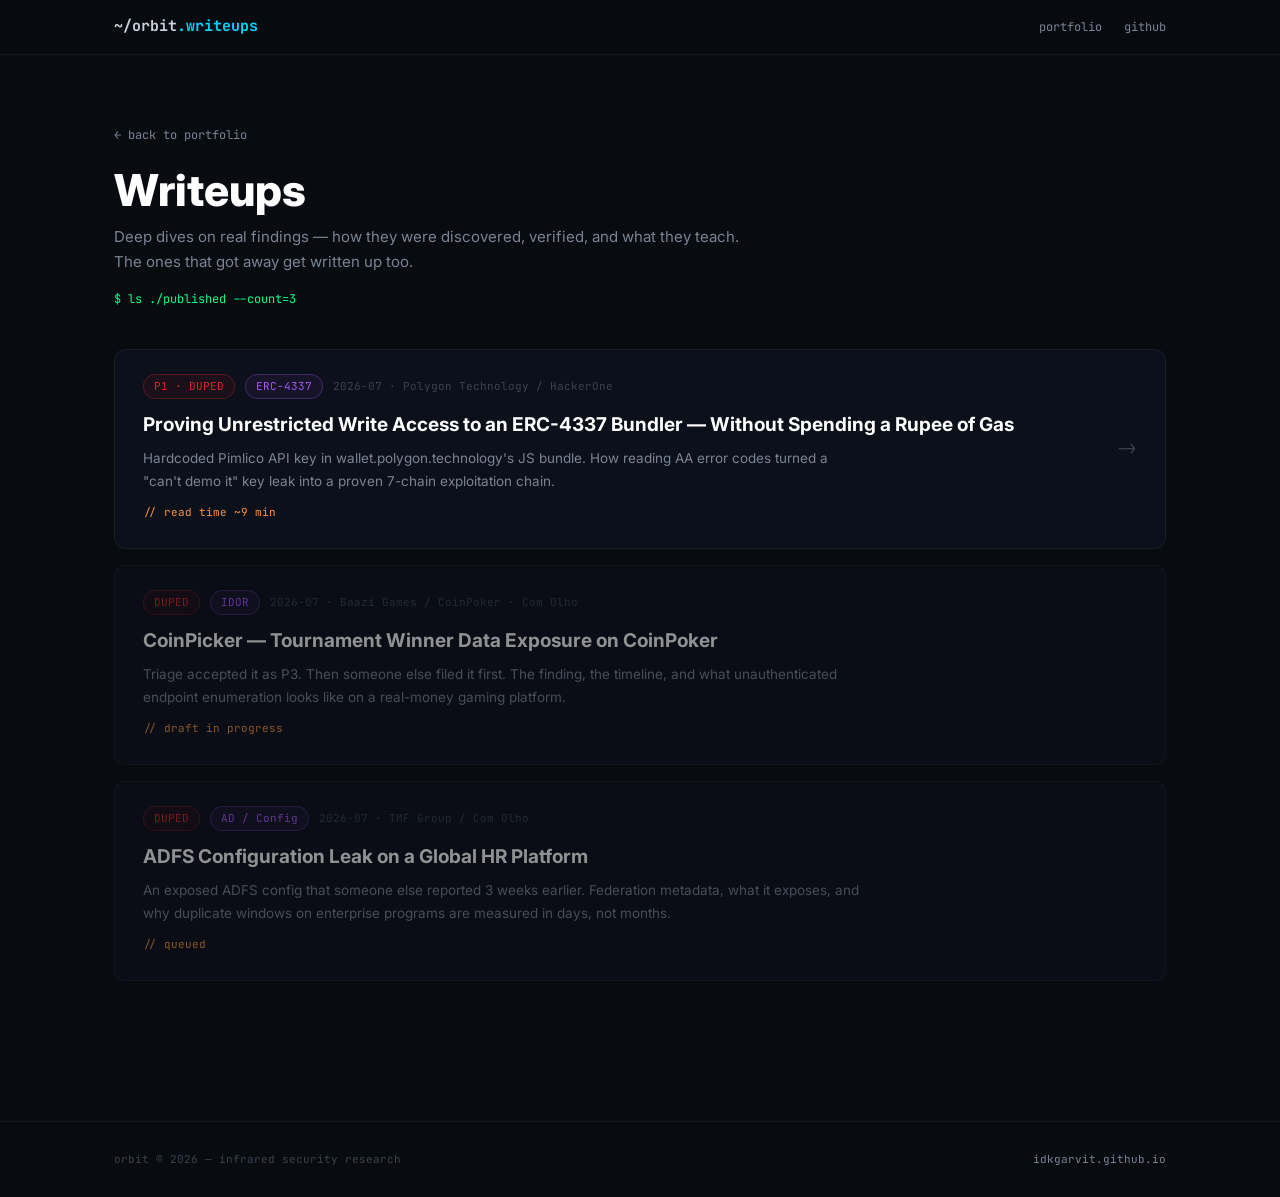
<file: writeups/index.html>
<!DOCTYPE html>
<html lang="en">
<head>
<meta charset="UTF-8">
<meta name="viewport" content="width=device-width, initial-scale=1.0">
<title>Writeups — Orbit</title>
<meta name="description" content="Security research writeups by Orbit — bug bounty, blockchain security, IoT.">
<link rel="preconnect" href="https://fonts.googleapis.com">
<link href="https://fonts.googleapis.com/css2?family=JetBrains+Mono:wght@400;500;700&family=Inter:wght@400;600;800&display=swap" rel="stylesheet">
<style>
:root{
  --bg:#080b10; --bg2:#0c101a; --bg3:#111726;
  --fg:#c8d0dc; --fg-m:#7a8494; --fg-d:#3a4250;
  --cyan:#00d4ff; --cyan-g:rgba(0,212,255,.08);
  --crimson:#dc2626; --purple:#a855f7; --green:#00ff88; --orange:#fb923c;
}
*{margin:0;padding:0;box-sizing:border-box}
html{background:var(--bg);scroll-behavior:smooth}
body{font-family:'Inter',sans-serif;background:var(--bg);color:var(--fg);line-height:1.7;overflow-x:hidden}
::selection{background:var(--cyan);color:var(--bg)}
::-webkit-scrollbar{width:3px}
::-webkit-scrollbar-track{background:var(--bg)}
::-webkit-scrollbar-thumb{background:linear-gradient(180deg,var(--crimson),var(--cyan));border-radius:2px}
a{color:var(--cyan);text-decoration:none}

/* nav */
.nav{position:fixed;top:0;left:0;right:0;z-index:100;background:rgba(8,11,16,.85);backdrop-filter:blur(12px);border-bottom:1px solid rgba(255,255,255,.05)}
.nav .inner{max-width:1100px;margin:0 auto;padding:14px 24px;display:flex;justify-content:space-between;align-items:center}
.logo{font-family:'JetBrains Mono',monospace;font-weight:700;color:var(--fg);font-size:15px}
.logo span{color:var(--cyan)}
.nav-links{display:flex;gap:22px;font-family:'JetBrains Mono',monospace;font-size:12px}
.nav-links a{color:var(--fg-m)}
.nav-links a:hover{color:var(--cyan)}

/* header */
.wrap{max-width:1100px;margin:0 auto;padding:120px 24px 60px}
.back{font-family:'JetBrains Mono',monospace;font-size:12px;color:var(--fg-m)}
.back:hover{color:var(--cyan)}
h1.page-title{font-size:clamp(28px,5vw,44px);font-weight:800;color:#fff;margin:18px 0 8px;line-height:1.15}
.page-sub{color:var(--fg-m);font-size:15px;max-width:640px}
.count-line{font-family:'JetBrains Mono',monospace;font-size:12px;color:var(--green);margin-top:14px}

/* cards */
.w-list{margin-top:40px;display:flex;flex-direction:column;gap:16px}
.w-card{display:block;background:var(--bg2);border:1px solid rgba(255,255,255,.06);border-radius:12px;padding:24px 28px;transition:border-color .2s,transform .2s,background .2s;position:relative;overflow:hidden}
.w-card:hover{border-color:rgba(0,212,255,.35);transform:translateY(-2px);background:var(--bg3)}
.w-card.soon{opacity:.55;cursor:not-allowed}
.w-card.soon:hover{transform:none;border-color:rgba(255,255,255,.06);background:var(--bg2)}
.w-meta{display:flex;gap:10px;align-items:center;font-family:'JetBrains Mono',monospace;font-size:11px;margin-bottom:10px}
.tag{padding:2px 10px;border-radius:20px;border:1px solid}
.t-crit{color:var(--crimson);border-color:rgba(220,38,38,.3);background:rgba(220,38,38,.07)}
.t-web3{color:var(--purple);border-color:rgba(168,85,247,.3);background:rgba(168,85,247,.07)}
.t-date{color:var(--fg-d)}
.w-card h3{color:#fff;font-size:19px;font-weight:700;margin-bottom:6px}
.w-card p{color:var(--fg-m);font-size:13.5px;max-width:720px}
.w-arrow{position:absolute;right:28px;top:50%;transform:translateY(-50%);font-family:'JetBrains Mono',monospace;color:var(--fg-d);transition:.2s}
.w-card:hover .w-arrow{color:var(--cyan);right:22px}
.w-stat{display:inline-block;font-family:'JetBrains Mono',monospace;font-size:11px;color:var(--orange);margin-top:10px}

footer{border-top:1px solid rgba(255,255,255,.05);margin-top:80px}
footer .inner{max-width:1100px;margin:0 auto;padding:28px 24px;font-family:'JetBrains Mono',monospace;font-size:11px;color:var(--fg-d);display:flex;justify-content:space-between}
footer a{color:var(--fg-m)}
</style>
</head>
<body>

<nav class="nav">
  <div class="inner">
    <a class="logo" href="/">~/orbit<span>.writeups</span></a>
    <div class="nav-links">
      <a href="/">portfolio</a>
      <a href="https://github.com/idkgarvit" target="_blank">github</a>
    </div>
  </div>
</nav>

<div class="wrap">
  <a class="back" href="/">&larr; back to portfolio</a>
  <h1 class="page-title">Writeups</h1>
  <p class="page-sub">Deep dives on real findings — how they were discovered, verified, and what they teach. The ones that got away get written up too.</p>
  <div class="count-line">$ ls ./published --count=<span id="wc">3</span></div>

  <div class="w-list">

    <a class="w-card" href="/writeups/pimlico-erc4337-bundler-key.html">
      <div class="w-meta">
        <span class="tag t-crit">P1 · DUPED</span>
        <span class="tag t-web3">ERC-4337</span>
        <span class="t-date">2026-07 · Polygon Technology / HackerOne</span>
      </div>
      <h3>Proving Unrestricted Write Access to an ERC-4337 Bundler — Without Spending a Rupee of Gas</h3>
      <p>Hardcoded Pimlico API key in wallet.polygon.technology's JS bundle. How reading AA error codes turned a "can't demo it" key leak into a proven 7-chain exploitation chain.</p>
      <span class="w-stat">// read time ~9 min</span>
      <span class="w-arrow">-&gt;</span>
    </a>

    <div class="w-card soon">
      <div class="w-meta">
        <span class="tag t-crit">DUPED</span>
        <span class="tag t-web3">IDOR</span>
        <span class="t-date">2026-07 · Baazi Games / CoinPoker · Com Olho</span>
      </div>
      <h3>CoinPicker — Tournament Winner Data Exposure on CoinPoker</h3>
      <p>Triage accepted it as P3. Then someone else filed it first. The finding, the timeline, and what unauthenticated endpoint enumeration looks like on a real-money gaming platform.</p>
      <span class="w-stat">// draft in progress</span>
    </div>

    <div class="w-card soon">
      <div class="w-meta">
        <span class="tag t-crit">DUPED</span>
        <span class="tag t-web3">AD / Config</span>
        <span class="t-date">2026-07 · TMF Group / Com Olho</span>
      </div>
      <h3>ADFS Configuration Leak on a Global HR Platform</h3>
      <p>An exposed ADFS config that someone else reported 3 weeks earlier. Federation metadata, what it exposes, and why duplicate windows on enterprise programs are measured in days, not months.</p>
      <span class="w-stat">// queued</span>
    </div>

  </div>
</div>

<footer>
  <div class="inner">
    <span>orbit &copy; 2026 — infrared security research</span>
    <a href="/">idkgarvit.github.io</a>
  </div>
</footer>

</body>
</html>
</file>
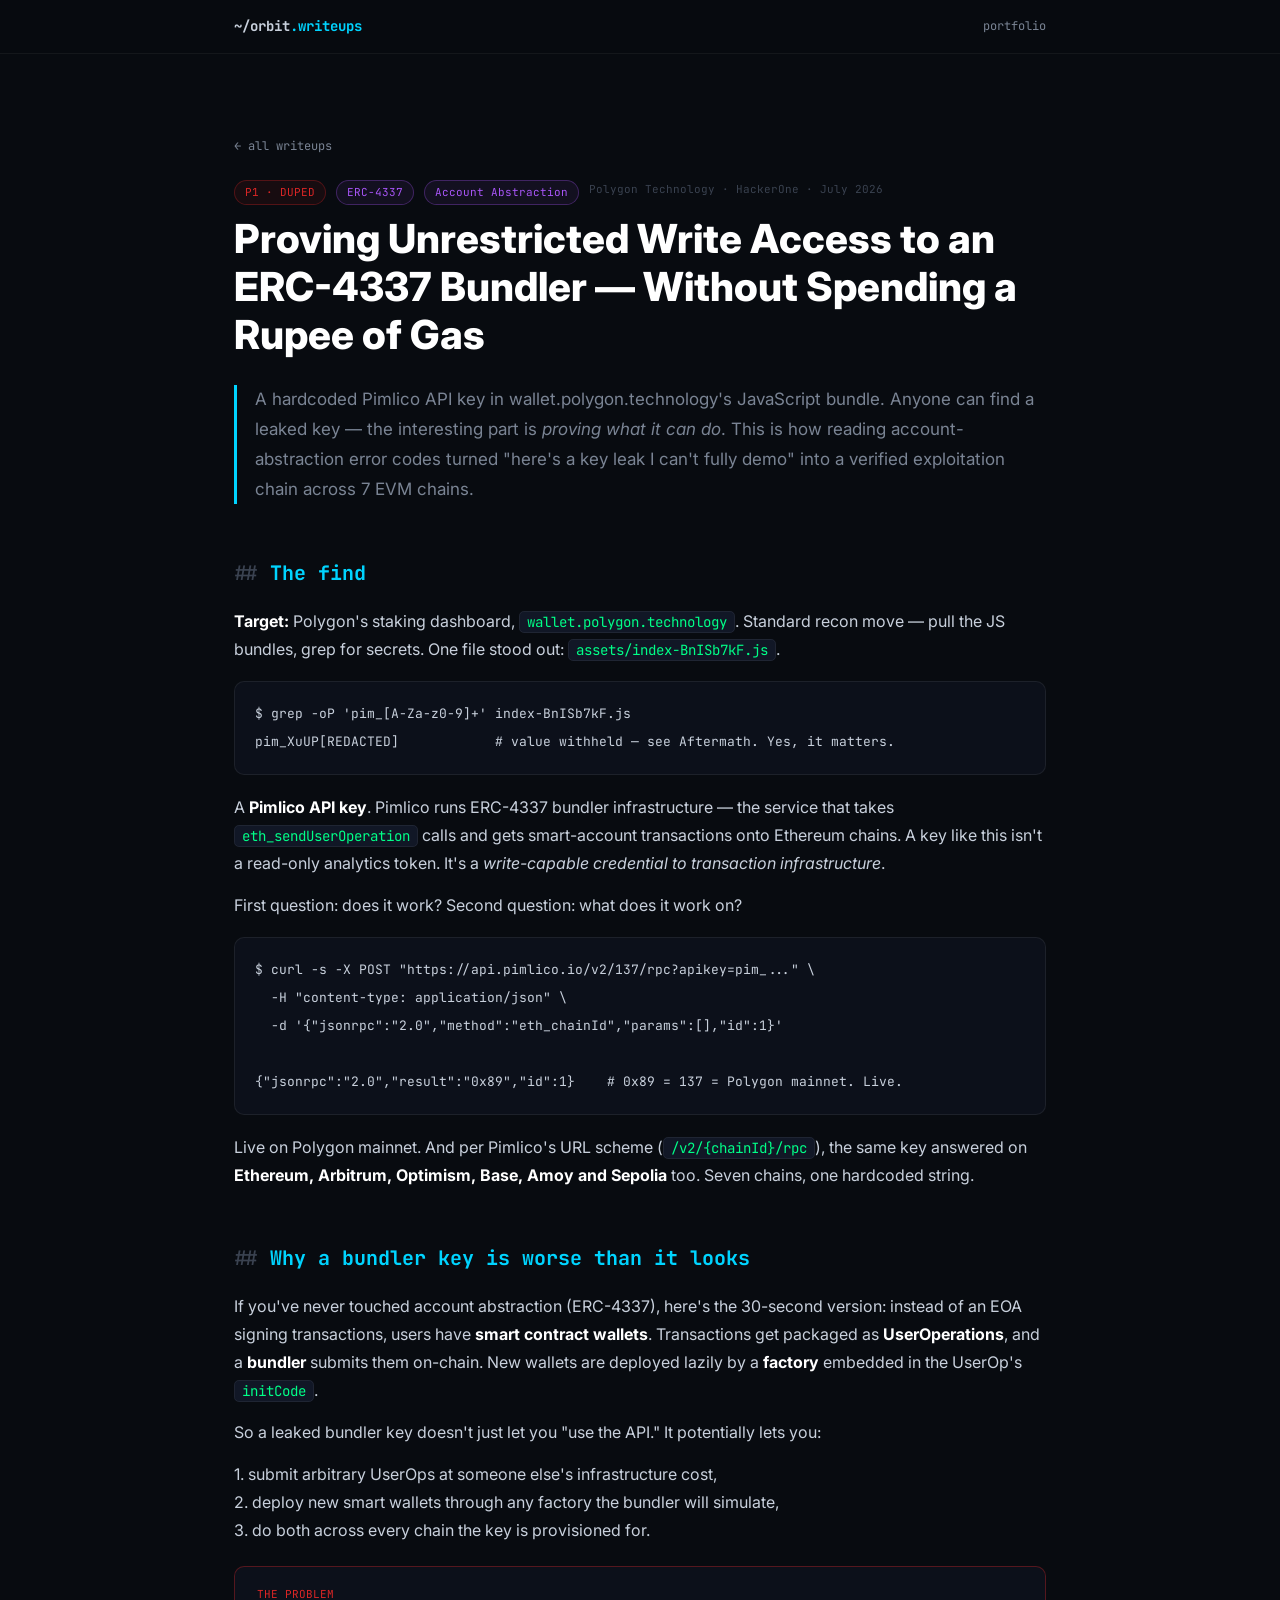
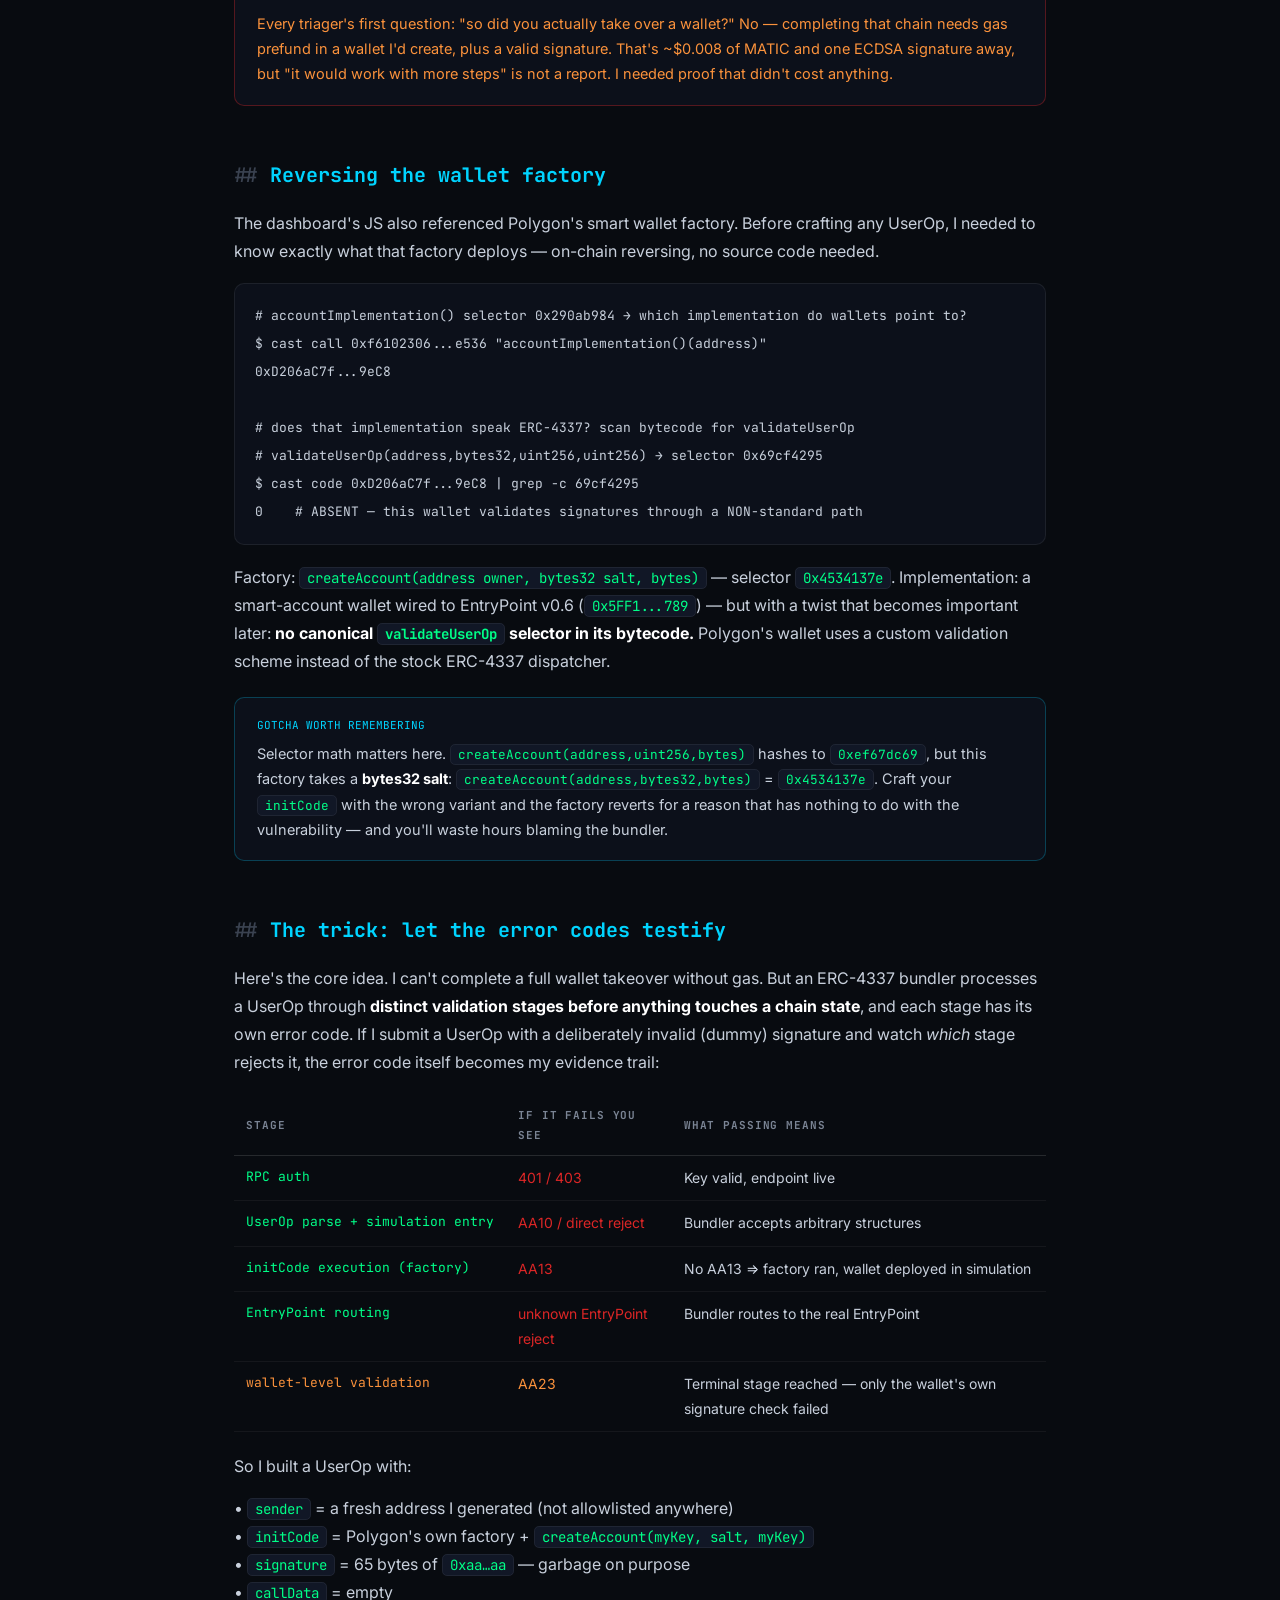
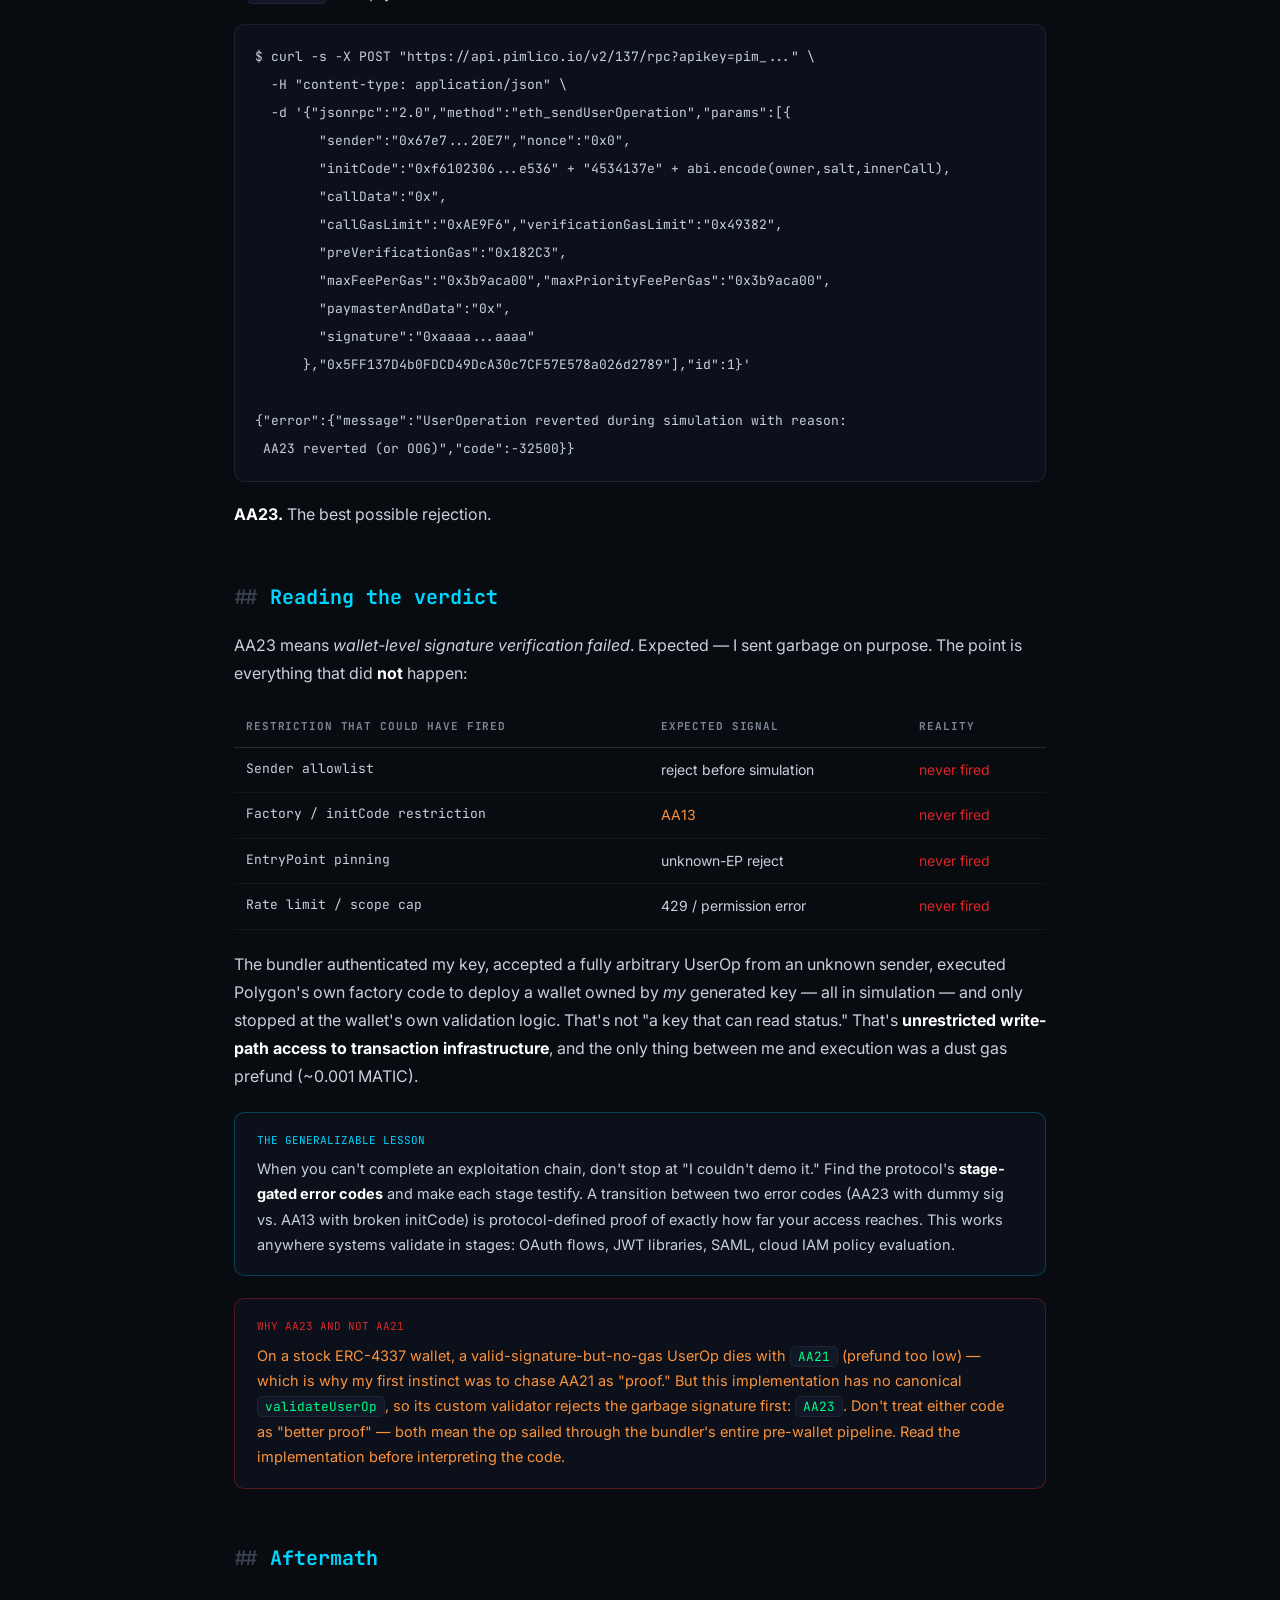
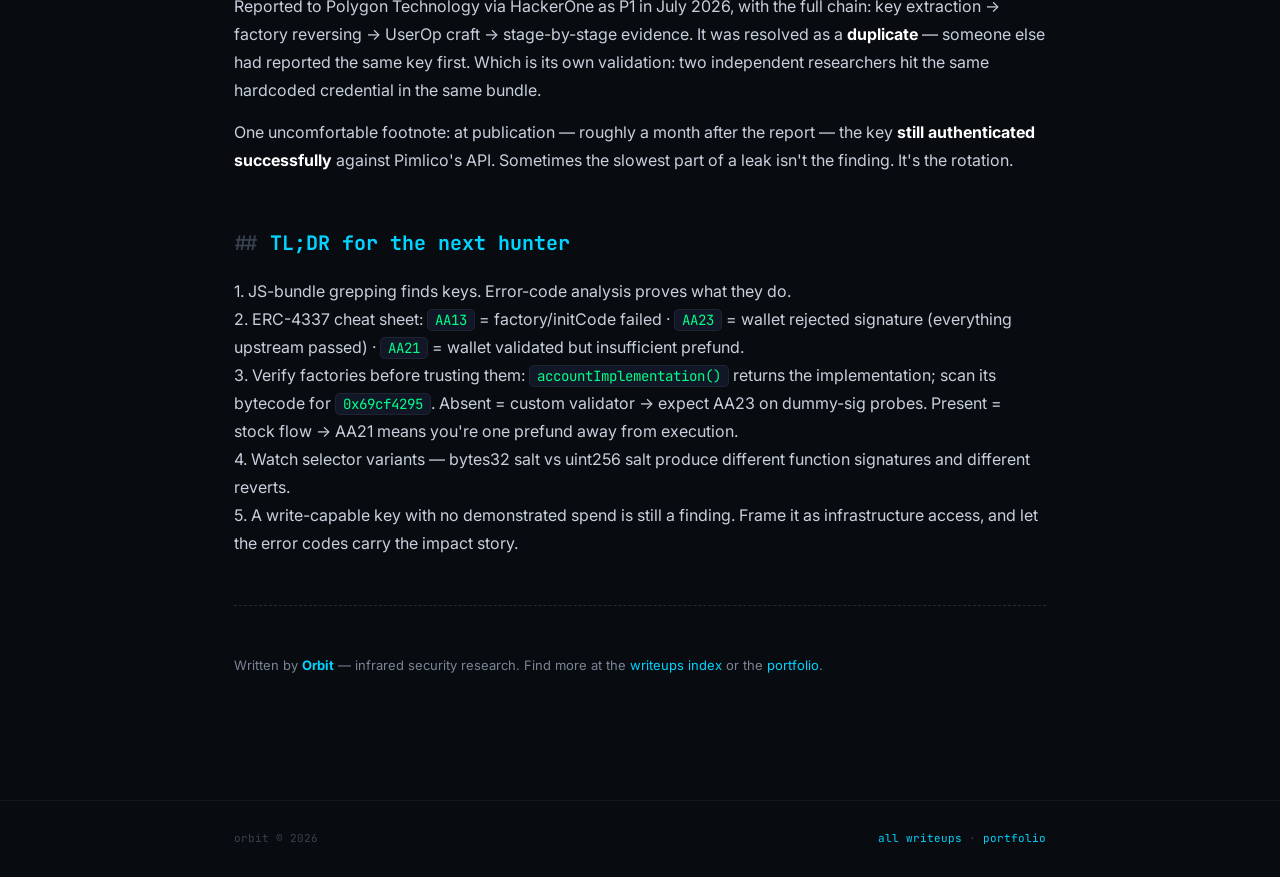
<file: writeups/pimlico-erc4337-bundler-key.html>
<!DOCTYPE html>
<html lang="en">
<head>
<meta charset="UTF-8">
<meta name="viewport" content="width=device-width, initial-scale=1.0">
<title>Proving Unrestricted Write Access to an ERC-4337 Bundler — Orbit</title>
<meta name="description" content="How a hardcoded Pimlico API key in wallet.polygon.technology's JS bundle became a proven 7-chain ERC-4337 exploitation chain — without spending gas.">
<link rel="preconnect" href="https://fonts.googleapis.com">
<link href="https://fonts.googleapis.com/css2?family=JetBrains+Mono:wght@400;500;700&family=Inter:wght@400;600;800&display=swap" rel="stylesheet">
<style>
:root{
  --bg:#080b10; --bg2:#0c101a; --bg3:#111726;
  --fg:#c8d0dc; --fg-m:#7a8494; --fg-d:#3a4250;
  --cyan:#00d4ff; --crimson:#dc2626; --purple:#a855f7; --green:#00ff88; --orange:#fb923c;
}
*{margin:0;padding:0;box-sizing:border-box}
html{background:var(--bg);scroll-behavior:smooth}
body{font-family:'Inter',sans-serif;background:var(--bg);color:var(--fg);line-height:1.75;font-size:16px}
::selection{background:var(--cyan);color:var(--bg)}
::-webkit-scrollbar{width:3px}
::-webkit-scrollbar-track{background:var(--bg)}
::-webkit-scrollbar-thumb{background:linear-gradient(180deg,var(--crimson),var(--cyan))}
a{color:var(--cyan);text-decoration:none}
.nav{position:fixed;top:0;left:0;right:0;z-index:100;background:rgba(8,11,16,.85);backdrop-filter:blur(12px);border-bottom:1px solid rgba(255,255,255,.05)}
.nav .inner{max-width:860px;margin:0 auto;padding:14px 24px;display:flex;justify-content:space-between;align-items:center}
.logo{font-family:'JetBrains Mono',monospace;font-weight:700;color:var(--fg);font-size:14px}
.logo span{color:var(--cyan)}
.nav-links{font-family:'JetBrains Mono',monospace;font-size:12px}
.nav-links a{color:var(--fg-m)}
.nav-links a:hover{color:var(--cyan)}
.wrap{max-width:860px;margin:0 auto;padding:130px 24px 40px}
.back{font-family:'JetBrains Mono',monospace;font-size:12px;color:var(--fg-m)}
.back:hover{color:var(--cyan)}
.meta-row{display:flex;gap:10px;flex-wrap:wrap;margin:22px 0 10px;font-family:'JetBrains Mono',monospace;font-size:11px}
.tag{padding:2px 10px;border-radius:20px;border:1px solid}
.t-crit{color:var(--crimson);border-color:rgba(220,38,38,.3);background:rgba(220,38,38,.07)}
.t-web3{color:var(--purple);border-color:rgba(168,85,247,.3);background:rgba(168,85,247,.07)}
.t-date{color:var(--fg-d)}
h1.title{font-size:clamp(26px,4.5vw,40px);font-weight:800;color:#fff;line-height:1.2;margin-bottom:14px}
.standfirst{color:var(--fg-m);font-size:17px;border-left:3px solid var(--cyan);padding-left:18px;margin:26px 0}
h2{font-family:'JetBrains Mono',monospace;color:var(--cyan);font-size:20px;margin:52px 0 16px;font-weight:700}
h2::before{content:"## ";color:var(--fg-d)}
h3{color:#fff;font-size:16px;margin:32px 0 10px;font-weight:600}
p{margin:14px 0;color:var(--fg)}
strong{color:#fff}
code{font-family:'JetBrains Mono',monospace;font-size:.88em;background:var(--bg3);border:1px solid rgba(255,255,255,.06);border-radius:5px;padding:1px 7px;color:var(--green)}
pre{background:var(--bg2);border:1px solid rgba(255,255,255,.07);border-radius:10px;padding:18px 20px;overflow-x:auto;margin:18px 0}
pre code{background:none;border:none;padding:0;color:var(--fg);font-size:13px;line-height:1.65}
.callout{background:var(--bg2);border:1px solid rgba(0,212,255,.25);border-radius:10px;padding:18px 22px;margin:22px 0;font-size:14.5px}
.callout.warn{border-color:rgba(220,38,38,.35)}
.callout .cl-t{font-family:'JetBrains Mono',monospace;font-size:11px;color:var(--cyan);display:block;margin-bottom:6px}
.callout.warn .cl-t{color:var(--crimson)}
table{width:100%;border-collapse:collapse;margin:20px 0;font-size:14px}
th{font-family:'JetBrains Mono',monospace;font-size:11px;text-transform:uppercase;letter-spacing:.08em;color:var(--fg-m);text-align:left;padding:10px 12px;border-bottom:1px solid rgba(255,255,255,.12)}
td{padding:10px 12px;border-bottom:1px solid rgba(255,255,255,.05);vertical-align:top}
td:first-child{white-space:nowrap;font-family:'JetBrains Mono',monospace;font-size:13px}
.ok{color:var(--green)} .bad{color:var(--crimson)} .warn{color:var(--orange)}
.hr{border:none;border-top:1px dashed rgba(255,255,255,.12);margin:48px 0}
footer{border-top:1px solid rgba(255,255,255,.05);margin-top:70px}
footer .inner{max-width:860px;margin:0 auto;padding:28px 24px;font-family:'JetBrains Mono',monospace;font-size:11px;color:var(--fg-d);display:flex;justify-content:space-between}
</style>
</head>
<body>
<nav class="nav"><div class="inner">
<a class="logo" href="/writeups/">~/orbit<span>.writeups</span></a>
<div class="nav-links"><a href="/">portfolio</a></div>
</div></nav>

<div class="wrap">
<a class="back" href="/writeups/">&larr; all writeups</a>
<div class="meta-row">
<span class="tag t-crit">P1 · DUPED</span>
<span class="tag t-web3">ERC-4337</span>
<span class="tag t-web3">Account Abstraction</span>
<span class="t-date">Polygon Technology · HackerOne · July 2026</span>
</div>
<h1 class="title">Proving Unrestricted Write Access to an ERC-4337 Bundler — Without Spending a Rupee of Gas</h1>
<p class="standfirst">A hardcoded Pimlico API key in wallet.polygon.technology's JavaScript bundle. Anyone can find a leaked key — the interesting part is <em>proving what it can do</em>. This is how reading account-abstraction error codes turned "here's a key leak I can't fully demo" into a verified exploitation chain across 7 EVM chains.</p>
<h2>The find</h2>
<p><strong>Target:</strong> Polygon's staking dashboard, <code>wallet.polygon.technology</code>. Standard recon move — pull the JS bundles, grep for secrets. One file stood out: <code>assets/index-BnISb7kF.js</code>.</p>
<pre><code>$ grep -oP 'pim_[A-Za-z0-9]+' index-BnISb7kF.js
pim_XuUP[REDACTED]            # value withheld — see Aftermath. Yes, it matters.</code></pre>
<p>A <strong>Pimlico API key</strong>. Pimlico runs ERC-4337 bundler infrastructure — the service that takes <code>eth_sendUserOperation</code> calls and gets smart-account transactions onto Ethereum chains. A key like this isn't a read-only analytics token. It's a <em>write-capable credential to transaction infrastructure</em>.</p>
<p>First question: does it work? Second question: what does it work on?</p>
<pre><code>$ curl -s -X POST "https://api.pimlico.io/v2/137/rpc?apikey=pim_..." \
  -H "content-type: application/json" \
  -d '{"jsonrpc":"2.0","method":"eth_chainId","params":[],"id":1}'

{"jsonrpc":"2.0","result":"0x89","id":1}    # 0x89 = 137 = Polygon mainnet. Live.</code></pre>
<p>Live on Polygon mainnet. And per Pimlico's URL scheme (<code>/v2/{chainId}/rpc</code>), the same key answered on <strong>Ethereum, Arbitrum, Optimism, Base, Amoy and Sepolia</strong> too. Seven chains, one hardcoded string.</p>

<h2>Why a bundler key is worse than it looks</h2>
<p>If you've never touched account abstraction (ERC-4337), here's the 30-second version: instead of an EOA signing transactions, users have <strong>smart contract wallets</strong>. Transactions get packaged as <strong>UserOperations</strong>, and a <strong>bundler</strong> submits them on-chain. New wallets are deployed lazily by a <strong>factory</strong> embedded in the UserOp's <code>initCode</code>.</p>
<p>So a leaked bundler key doesn't just let you "use the API." It potentially lets you:</p>
<p>1. submit arbitrary UserOps at someone else's infrastructure cost,<br>
2. deploy new smart wallets through any factory the bundler will simulate,<br>
3. do both across every chain the key is provisioned for.</p>
<div class="callout warn"><span class="cl-t">THE PROBLEM</span>
Every triager's first question: "so did you actually take over a wallet?" No — completing that chain needs gas prefund in a wallet I'd create, plus a valid signature. That's ~$0.008 of MATIC and one ECDSA signature away, but "it would work with more steps" is not a report. I needed proof that didn't cost anything.</div>
<h2>Reversing the wallet factory</h2>
<p>The dashboard's JS also referenced Polygon's smart wallet factory. Before crafting any UserOp, I needed to know exactly what that factory deploys — on-chain reversing, no source code needed.</p>
<pre><code># accountImplementation() selector 0x290ab984 → which implementation do wallets point to?
$ cast call 0xf6102306...e536 "accountImplementation()(address)"
0xD206aC7f...9eC8

# does that implementation speak ERC-4337? scan bytecode for validateUserOp
# validateUserOp(address,bytes32,uint256,uint256) → selector 0x69cf4295
$ cast code 0xD206aC7f...9eC8 | grep -c 69cf4295
0    # ABSENT — this wallet validates signatures through a NON-standard path</code></pre>
<p>Factory: <code>createAccount(address owner, bytes32 salt, bytes)</code> — selector <code>0x4534137e</code>. Implementation: a smart-account wallet wired to EntryPoint v0.6 (<code>0x5FF1...789</code>) — but with a twist that becomes important later: <strong>no canonical <code>validateUserOp</code> selector in its bytecode.</strong> Polygon's wallet uses a custom validation scheme instead of the stock ERC-4337 dispatcher.</p>
<div class="callout"><span class="cl-t">GOTCHA WORTH REMEMBERING</span>
Selector math matters here. <code>createAccount(address,uint256,bytes)</code> hashes to <code>0xef67dc69</code>, but this factory takes a <strong>bytes32 salt</strong>: <code>createAccount(address,bytes32,bytes)</code> = <code>0x4534137e</code>. Craft your <code>initCode</code> with the wrong variant and the factory reverts for a reason that has nothing to do with the vulnerability — and you'll waste hours blaming the bundler.</div>

<h2>The trick: let the error codes testify</h2>
<p>Here's the core idea. I can't complete a full wallet takeover without gas. But an ERC-4337 bundler processes a UserOp through <strong>distinct validation stages before anything touches a chain state</strong>, and each stage has its own error code. If I submit a UserOp with a deliberately invalid (dummy) signature and watch <em>which</em> stage rejects it, the error code itself becomes my evidence trail:</p>
<table>
<tr><th>Stage</th><th>If it fails you see</th><th>What passing means</th></tr>
<tr><td class="ok">RPC auth</td><td class="bad">401 / 403</td><td>Key valid, endpoint live</td></tr>
<tr><td class="ok">UserOp parse + simulation entry</td><td class="bad">AA10 / direct reject</td><td>Bundler accepts arbitrary structures</td></tr>
<tr><td class="ok">initCode execution (factory)</td><td class="bad">AA13</td><td>No AA13 ⇒ factory ran, wallet deployed in simulation</td></tr>
<tr><td class="ok">EntryPoint routing</td><td class="bad">unknown EntryPoint reject</td><td>Bundler routes to the real EntryPoint</td></tr>
<tr><td class="warn">wallet-level validation</td><td class="warn">AA23</td><td>Terminal stage reached — only the wallet's own signature check failed</td></tr>
</table>
<p>So I built a UserOp with:</p>
<p>• <code>sender</code> = a fresh address I generated (not allowlisted anywhere)<br>
• <code>initCode</code> = Polygon's own factory + <code>createAccount(myKey, salt, myKey)</code><br>
• <code>signature</code> = 65 bytes of <code>0xaa…aa</code> — garbage on purpose<br>
• <code>callData</code> = empty</p>
<pre><code>$ curl -s -X POST "https://api.pimlico.io/v2/137/rpc?apikey=pim_..." \
  -H "content-type: application/json" \
  -d '{"jsonrpc":"2.0","method":"eth_sendUserOperation","params":[{
        "sender":"0x67e7...20E7","nonce":"0x0",
        "initCode":"0xf6102306...e536" + "4534137e" + abi.encode(owner,salt,innerCall),
        "callData":"0x",
        "callGasLimit":"0xAE9F6","verificationGasLimit":"0x49382",
        "preVerificationGas":"0x182C3",
        "maxFeePerGas":"0x3b9aca00","maxPriorityFeePerGas":"0x3b9aca00",
        "paymasterAndData":"0x",
        "signature":"0xaaaa...aaaa"
      },"0x5FF137D4b0FDCD49DcA30c7CF57E578a026d2789"],"id":1}'

{"error":{"message":"UserOperation reverted during simulation with reason:
 AA23 reverted (or OOG)","code":-32500}}</code></pre>
<p><strong>AA23.</strong> The best possible rejection.</p>
<h2>Reading the verdict</h2>
<p>AA23 means <em>wallet-level signature verification failed</em>. Expected — I sent garbage on purpose. The point is everything that did <strong>not</strong> happen:</p>
<table>
<tr><th>Restriction that could have fired</th><th>Expected signal</th><th>Reality</th></tr>
<tr><td>Sender allowlist</td><td>reject before simulation</td><td class="bad">never fired</td></tr>
<tr><td>Factory / initCode restriction</td><td class="warn">AA13</td><td class="bad">never fired</td></tr>
<tr><td>EntryPoint pinning</td><td>unknown-EP reject</td><td class="bad">never fired</td></tr>
<tr><td>Rate limit / scope cap</td><td>429 / permission error</td><td class="bad">never fired</td></tr>
</table>
<p>The bundler authenticated my key, accepted a fully arbitrary UserOp from an unknown sender, executed Polygon's own factory code to deploy a wallet owned by <em>my</em> generated key — all in simulation — and only stopped at the wallet's own validation logic. That's not "a key that can read status." That's <strong>unrestricted write-path access to transaction infrastructure</strong>, and the only thing between me and execution was a dust gas prefund (~0.001 MATIC).</p>
<div class="callout"><span class="cl-t">THE GENERALIZABLE LESSON</span>
When you can't complete an exploitation chain, don't stop at "I couldn't demo it." Find the protocol's <strong>stage-gated error codes</strong> and make each stage testify. A transition between two error codes (AA23 with dummy sig vs. AA13 with broken initCode) is protocol-defined proof of exactly how far your access reaches. This works anywhere systems validate in stages: OAuth flows, JWT libraries, SAML, cloud IAM policy evaluation.</div>
<div class="callout warn"><span class="cl-t">WHY AA23 AND NOT AA21</span>
On a stock ERC-4337 wallet, a valid-signature-but-no-gas UserOp dies with <code>AA21</code> (prefund too low) — which is why my first instinct was to chase AA21 as "proof." But this implementation has no canonical <code>validateUserOp</code>, so its custom validator rejects the garbage signature first: <code>AA23</code>. Don't treat either code as "better proof" — both mean the op sailed through the bundler's entire pre-wallet pipeline. Read the implementation before interpreting the code.</div>

<h2>Aftermath</h2>
<p>Reported to Polygon Technology via HackerOne as P1 in July 2026, with the full chain: key extraction → factory reversing → UserOp craft → stage-by-stage evidence. It was resolved as a <strong>duplicate</strong> — someone else had reported the same key first. Which is its own validation: two independent researchers hit the same hardcoded credential in the same bundle.</p>
<p>One uncomfortable footnote: at publication — roughly a month after the report — the key <strong>still authenticated successfully</strong> against Pimlico's API. Sometimes the slowest part of a leak isn't the finding. It's the rotation.</p>

<h2>TL;DR for the next hunter</h2>
<p>1. JS-bundle grepping finds keys. Error-code analysis proves what they do.<br>
2. ERC-4337 cheat sheet: <code>AA13</code> = factory/initCode failed · <code>AA23</code> = wallet rejected signature (everything upstream passed) · <code>AA21</code> = wallet validated but insufficient prefund.<br>
3. Verify factories before trusting them: <code>accountImplementation()</code> returns the implementation; scan its bytecode for <code>0x69cf4295</code>. Absent = custom validator → expect AA23 on dummy-sig probes. Present = stock flow → AA21 means you're one prefund away from execution.<br>
4. Watch selector variants — bytes32 salt vs uint256 salt produce different function signatures and different reverts.<br>
5. A write-capable key with no demonstrated spend is still a finding. Frame it as infrastructure access, and let the error codes carry the impact story.</p>

<hr class="hr">
<p style="font-size:13px;color:var(--fg-m)">Written by <strong style="color:var(--cyan)">Orbit</strong> — infrared security research. Find more at the <a href="/writeups/">writeups index</a> or the <a href="/">portfolio</a>.</p>
</div>
<footer><div class="inner"><span>orbit © 2026</span><span><a href="/writeups/">all writeups</a> · <a href="/">portfolio</a></span></div></footer>
</body>
</html>
</file>
